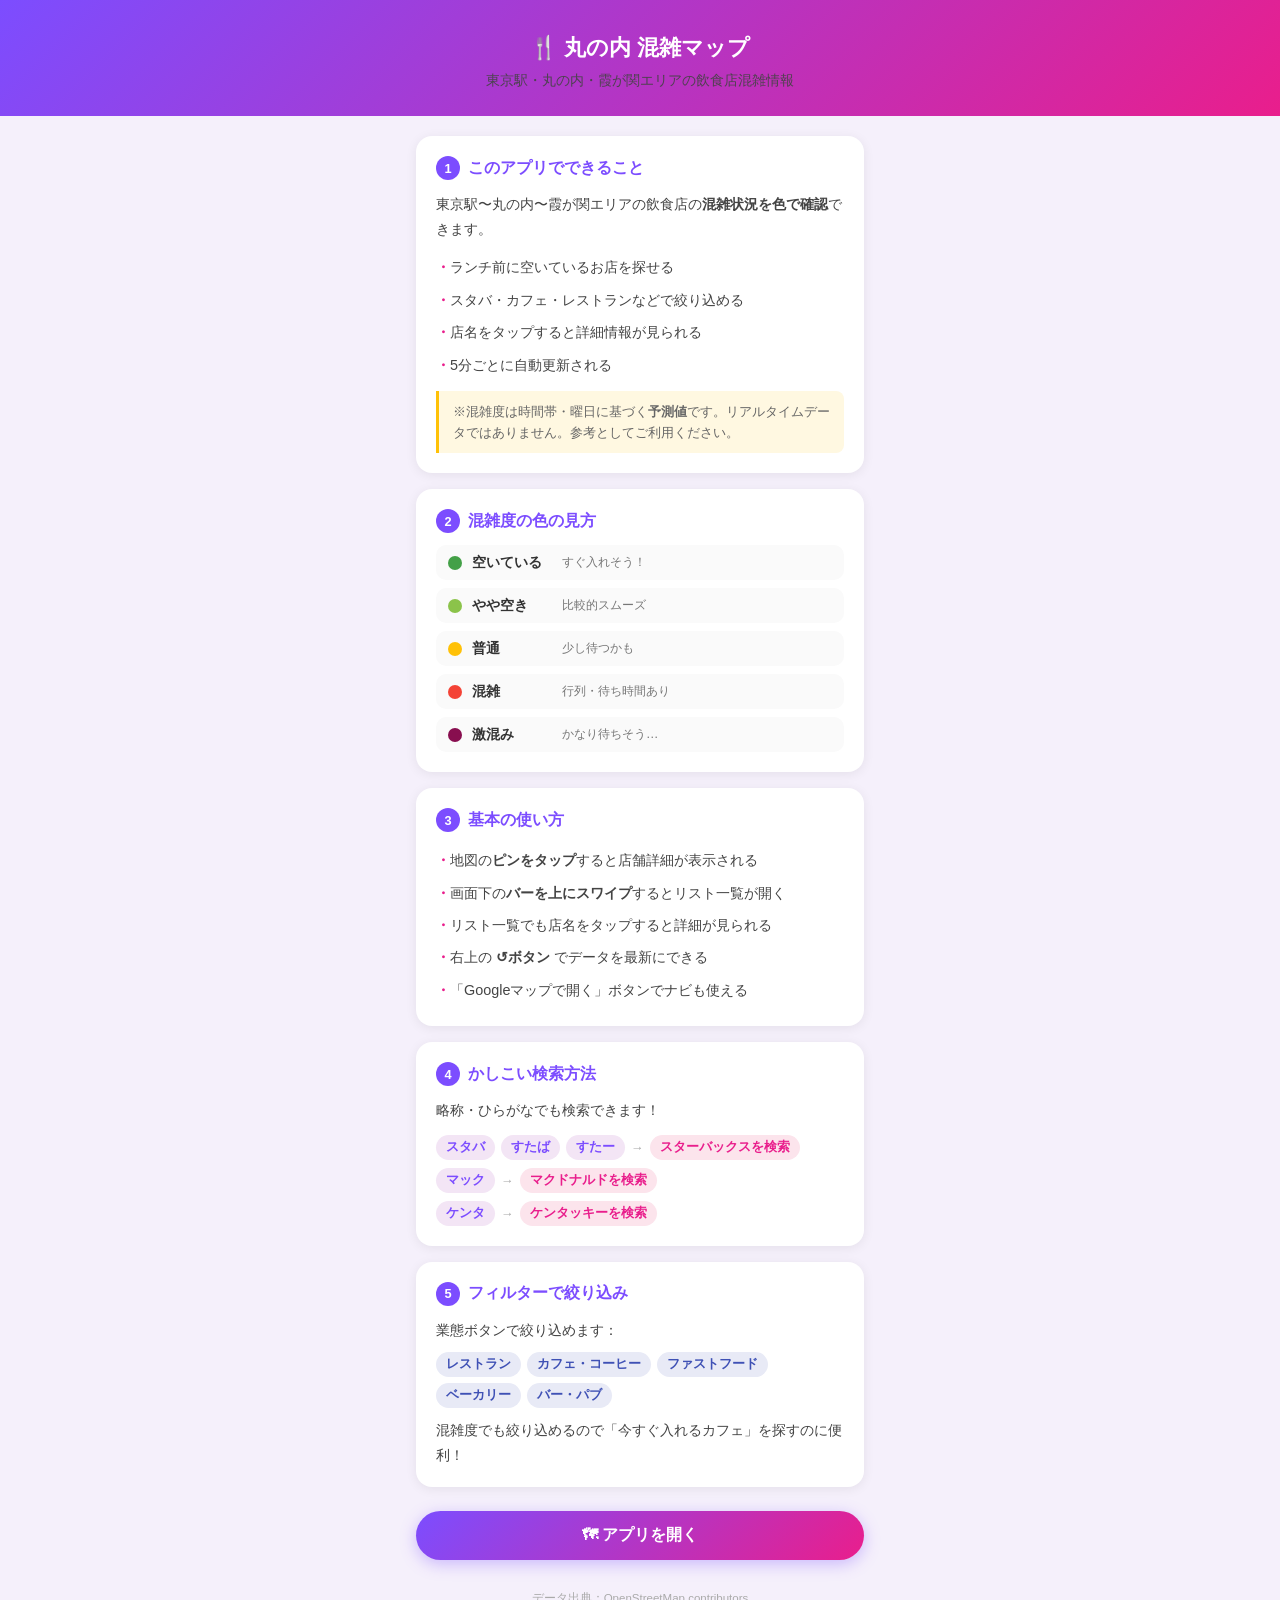
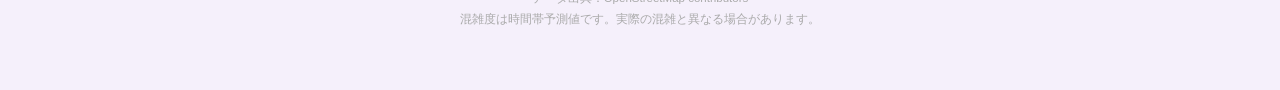
<file: templates/guide.html>
<!DOCTYPE html>
<html lang="ja">
<head>
  <meta charset="UTF-8" />
  <meta name="viewport" content="width=device-width, initial-scale=1.0" />
  <title>使い方ガイド｜丸の内 混雑マップ</title>
  <style>
    * { box-sizing: border-box; margin: 0; padding: 0; }
    body {
      font-family: "Hiragino Kaku Gothic ProN", "Yu Gothic UI", "Meiryo", sans-serif;
      background: #f5f0fb;
      color: #333;
      min-height: 100vh;
    }
    header {
      background: linear-gradient(135deg, #7c4dff, #e91e8c);
      color: white;
      padding: 32px 20px 24px;
      text-align: center;
    }
    header h1 { font-size: 1.4rem; font-weight: 700; margin-bottom: 6px; }
    header p  { font-size: 0.85rem; opacity: 0.9; }

    .container { max-width: 480px; margin: 0 auto; padding: 20px 16px 60px; }

    .card {
      background: white;
      border-radius: 16px;
      padding: 20px;
      margin-bottom: 16px;
      box-shadow: 0 2px 12px rgba(0,0,0,0.07);
    }
    .card-title {
      font-size: 1rem;
      font-weight: 700;
      color: #7c4dff;
      margin-bottom: 12px;
      display: flex;
      align-items: center;
      gap: 8px;
    }
    .card-title .num {
      background: #7c4dff;
      color: white;
      border-radius: 50%;
      width: 24px; height: 24px;
      display: flex; align-items: center; justify-content: center;
      font-size: 0.8rem; flex-shrink: 0;
    }

    p, li { font-size: 0.9rem; line-height: 1.7; color: #444; }
    ul { padding-left: 0; list-style: none; }
    li { padding: 4px 0; }
    li::before { content: "・"; color: #e91e8c; font-weight: bold; }

    /* 混雑レベル */
    .level-list { display: flex; flex-direction: column; gap: 8px; }
    .level-row {
      display: flex; align-items: center; gap: 10px;
      padding: 8px 12px; border-radius: 10px; background: #fafafa;
    }
    .dot {
      width: 14px; height: 14px; border-radius: 50%; flex-shrink: 0;
    }
    .d-empty    { background: #43A047; }
    .d-quiet    { background: #8BC34A; }
    .d-normal   { background: #FFC107; }
    .d-busy     { background: #F44336; }
    .d-vbusy    { background: #880E4F; }
    .level-label { font-weight: 700; font-size: 0.88rem; min-width: 80px; }
    .level-desc  { font-size: 0.78rem; color: #777; }

    /* 検索ワード例 */
    .tag-list { display: flex; flex-wrap: wrap; gap: 6px; margin-top: 8px; }
    .tag {
      background: #f3e5f5; color: #7c4dff;
      padding: 4px 10px; border-radius: 20px;
      font-size: 0.8rem; font-weight: 600;
    }
    .tag-arrow { color: #aaa; align-self: center; font-size: 0.8rem; }

    /* 注意書き */
    .note {
      background: #fff8e1;
      border-left: 3px solid #FFC107;
      padding: 10px 14px;
      border-radius: 0 8px 8px 0;
      font-size: 0.82rem;
      color: #666;
      margin-top: 10px;
      line-height: 1.6;
    }

    .open-btn {
      display: block;
      margin: 24px auto 0;
      padding: 14px 32px;
      background: linear-gradient(135deg, #7c4dff, #e91e8c);
      color: white;
      border: none;
      border-radius: 28px;
      font-size: 1rem;
      font-weight: 700;
      text-decoration: none;
      text-align: center;
      box-shadow: 0 4px 16px rgba(124,77,255,0.35);
    }

    .footer {
      text-align: center;
      font-size: 0.72rem;
      color: #aaa;
      margin-top: 28px;
      line-height: 1.8;
    }
  </style>
</head>
<body>

<header>
  <h1>🍴 丸の内 混雑マップ</h1>
  <p>東京駅・丸の内・霞が関エリアの飲食店混雑情報</p>
</header>

<div class="container">

  <!-- ① アプリの概要 -->
  <div class="card">
    <div class="card-title"><span class="num">1</span>このアプリでできること</div>
    <p>東京駅〜丸の内〜霞が関エリアの飲食店の<strong>混雑状況を色で確認</strong>できます。</p>
    <ul style="margin-top:10px">
      <li>ランチ前に空いているお店を探せる</li>
      <li>スタバ・カフェ・レストランなどで絞り込める</li>
      <li>店名をタップすると詳細情報が見られる</li>
      <li>5分ごとに自動更新される</li>
    </ul>
    <div class="note">
      ※混雑度は時間帯・曜日に基づく<strong>予測値</strong>です。リアルタイムデータではありません。参考としてご利用ください。
    </div>
  </div>

  <!-- ② 混雑度の見方 -->
  <div class="card">
    <div class="card-title"><span class="num">2</span>混雑度の色の見方</div>
    <div class="level-list">
      <div class="level-row">
        <span class="dot d-empty"></span>
        <span class="level-label">空いている</span>
        <span class="level-desc">すぐ入れそう！</span>
      </div>
      <div class="level-row">
        <span class="dot d-quiet"></span>
        <span class="level-label">やや空き</span>
        <span class="level-desc">比較的スムーズ</span>
      </div>
      <div class="level-row">
        <span class="dot d-normal"></span>
        <span class="level-label">普通</span>
        <span class="level-desc">少し待つかも</span>
      </div>
      <div class="level-row">
        <span class="dot d-busy"></span>
        <span class="level-label">混雑</span>
        <span class="level-desc">行列・待ち時間あり</span>
      </div>
      <div class="level-row">
        <span class="dot d-vbusy"></span>
        <span class="level-label">激混み</span>
        <span class="level-desc">かなり待ちそう…</span>
      </div>
    </div>
  </div>

  <!-- ③ 使い方 -->
  <div class="card">
    <div class="card-title"><span class="num">3</span>基本の使い方</div>
    <ul>
      <li>地図の<strong>ピンをタップ</strong>すると店舗詳細が表示される</li>
      <li>画面下の<strong>バーを上にスワイプ</strong>するとリスト一覧が開く</li>
      <li>リスト一覧でも店名をタップすると詳細が見られる</li>
      <li>右上の <strong>↺ボタン</strong> でデータを最新にできる</li>
      <li>「Googleマップで開く」ボタンでナビも使える</li>
    </ul>
  </div>

  <!-- ④ 検索 -->
  <div class="card">
    <div class="card-title"><span class="num">4</span>かしこい検索方法</div>
    <p>略称・ひらがなでも検索できます！</p>
    <div class="tag-list" style="margin-top:12px; align-items:center">
      <span class="tag">スタバ</span>
      <span class="tag">すたば</span>
      <span class="tag">すたー</span>
      <span class="tag-arrow">→</span>
      <span class="tag" style="background:#fce4ec;color:#e91e8c">スターバックスを検索</span>
    </div>
    <div class="tag-list" style="margin-top:8px; align-items:center">
      <span class="tag">マック</span>
      <span class="tag-arrow">→</span>
      <span class="tag" style="background:#fce4ec;color:#e91e8c">マクドナルドを検索</span>
    </div>
    <div class="tag-list" style="margin-top:8px; align-items:center">
      <span class="tag">ケンタ</span>
      <span class="tag-arrow">→</span>
      <span class="tag" style="background:#fce4ec;color:#e91e8c">ケンタッキーを検索</span>
    </div>
  </div>

  <!-- ⑤ フィルター -->
  <div class="card">
    <div class="card-title"><span class="num">5</span>フィルターで絞り込み</div>
    <p>業態ボタンで絞り込めます：</p>
    <div class="tag-list" style="margin-top:10px">
      <span class="tag" style="background:#e8eaf6;color:#3f51b5">レストラン</span>
      <span class="tag" style="background:#e8eaf6;color:#3f51b5">カフェ・コーヒー</span>
      <span class="tag" style="background:#e8eaf6;color:#3f51b5">ファストフード</span>
      <span class="tag" style="background:#e8eaf6;color:#3f51b5">ベーカリー</span>
      <span class="tag" style="background:#e8eaf6;color:#3f51b5">バー・パブ</span>
    </div>
    <p style="margin-top:10px">混雑度でも絞り込めるので「今すぐ入れるカフェ」を探すのに便利！</p>
  </div>

  <a href="/" class="open-btn">🗺 アプリを開く</a>

  <div class="footer">
    データ出典：OpenStreetMap contributors<br>
    混雑度は時間帯予測値です。実際の混雑と異なる場合があります。
  </div>

</div>
</body>
</html>
</file>
